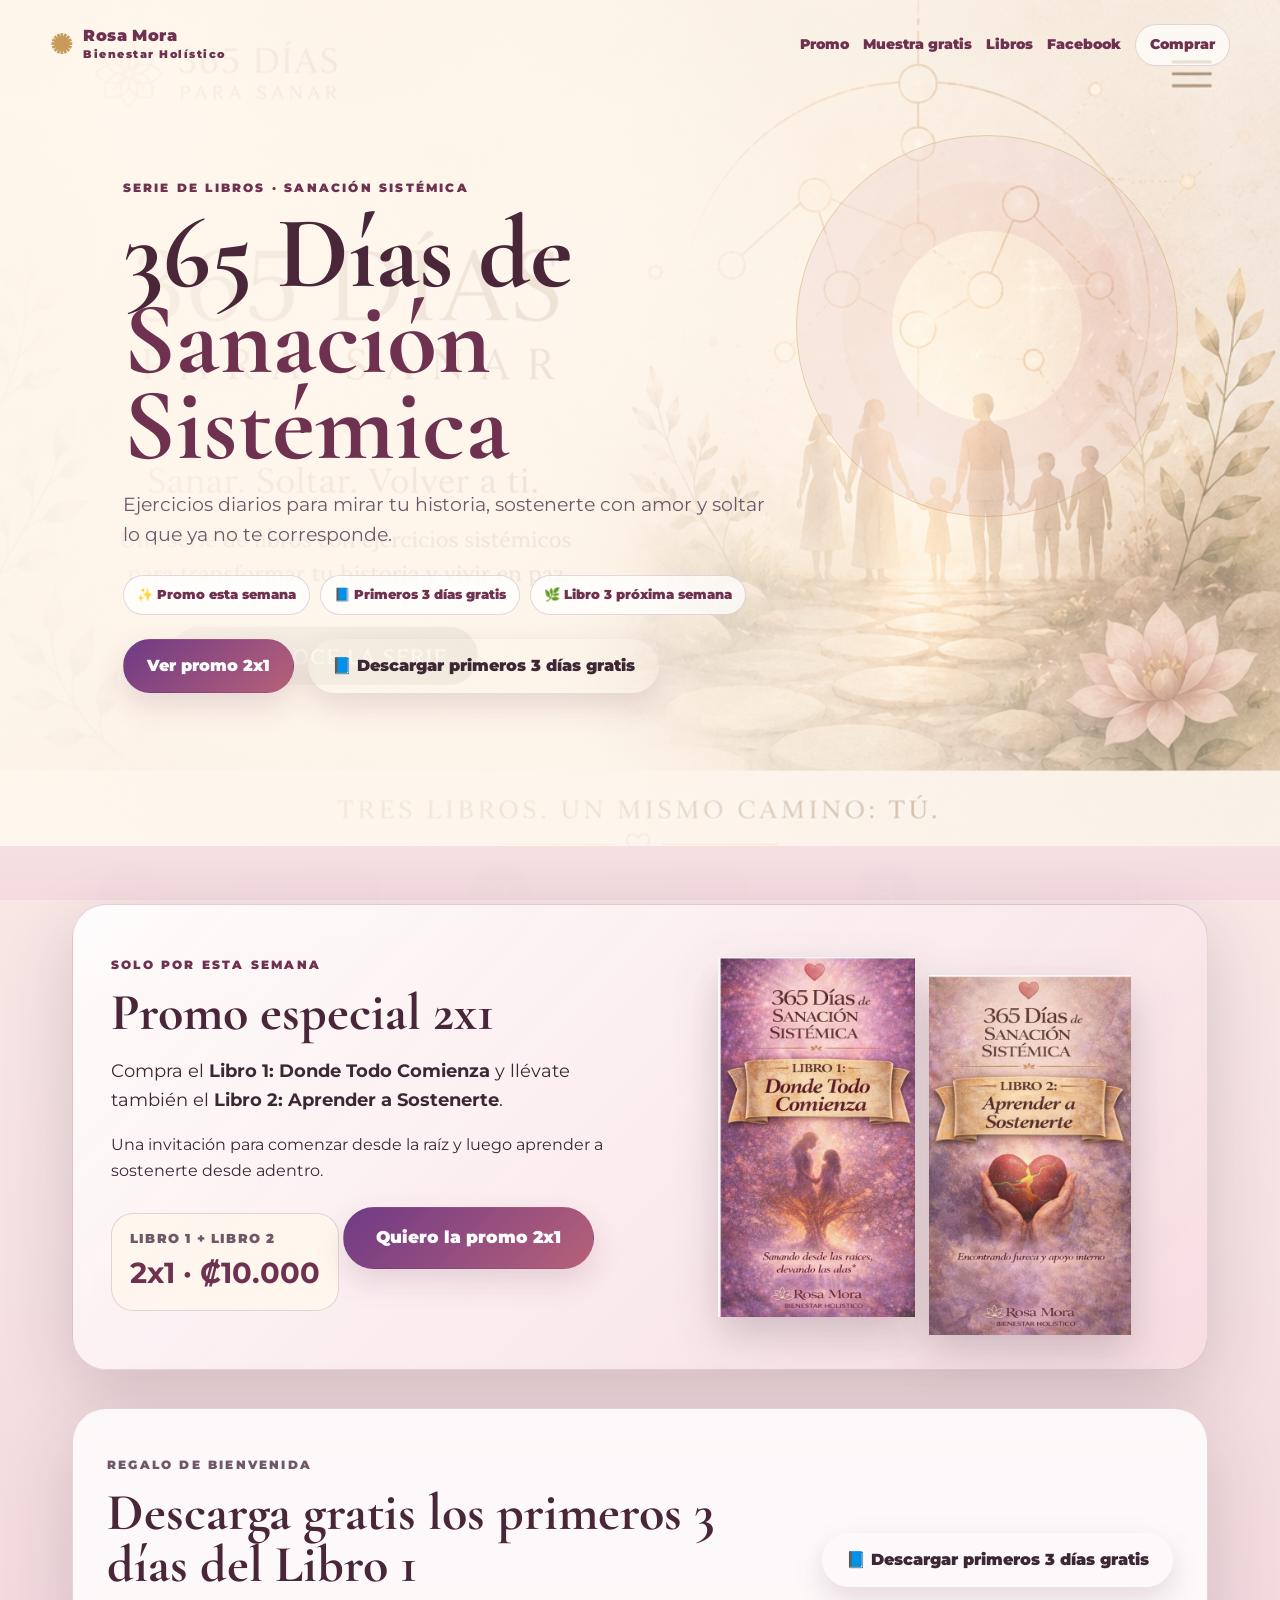
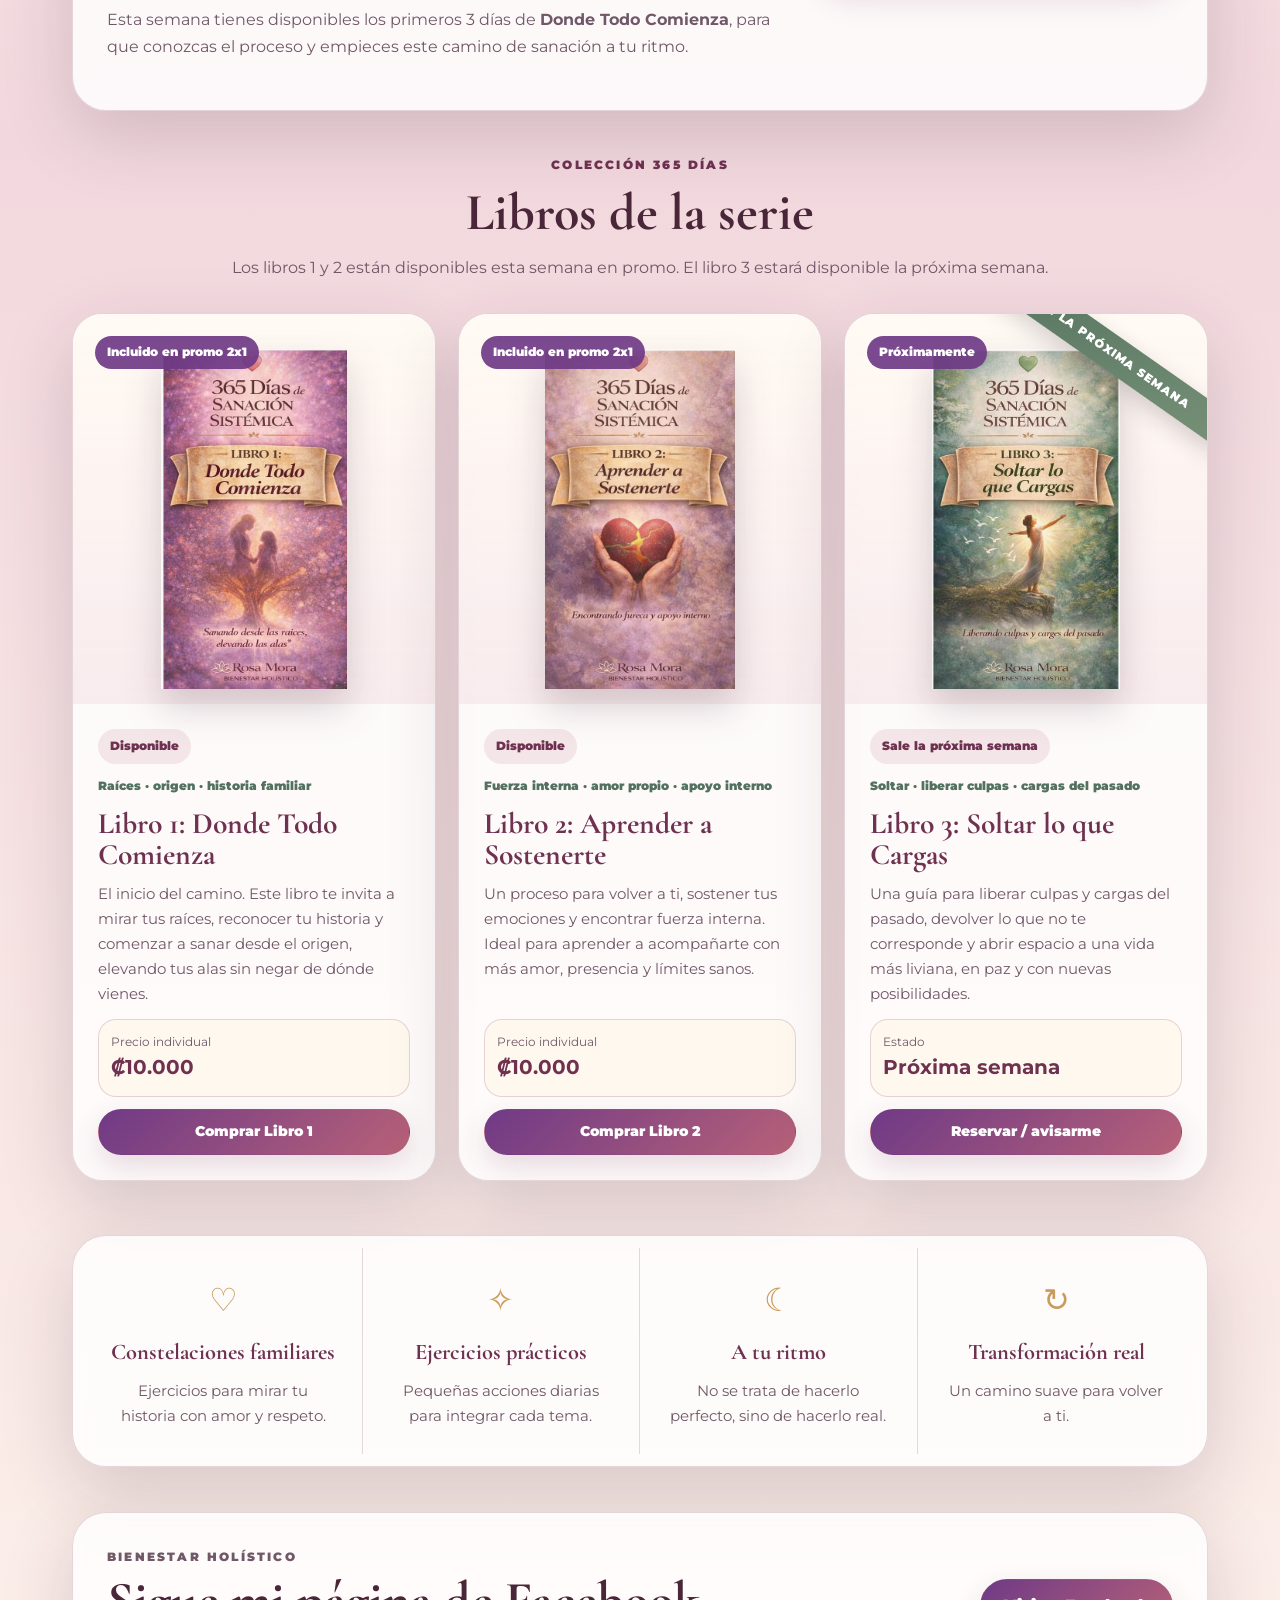
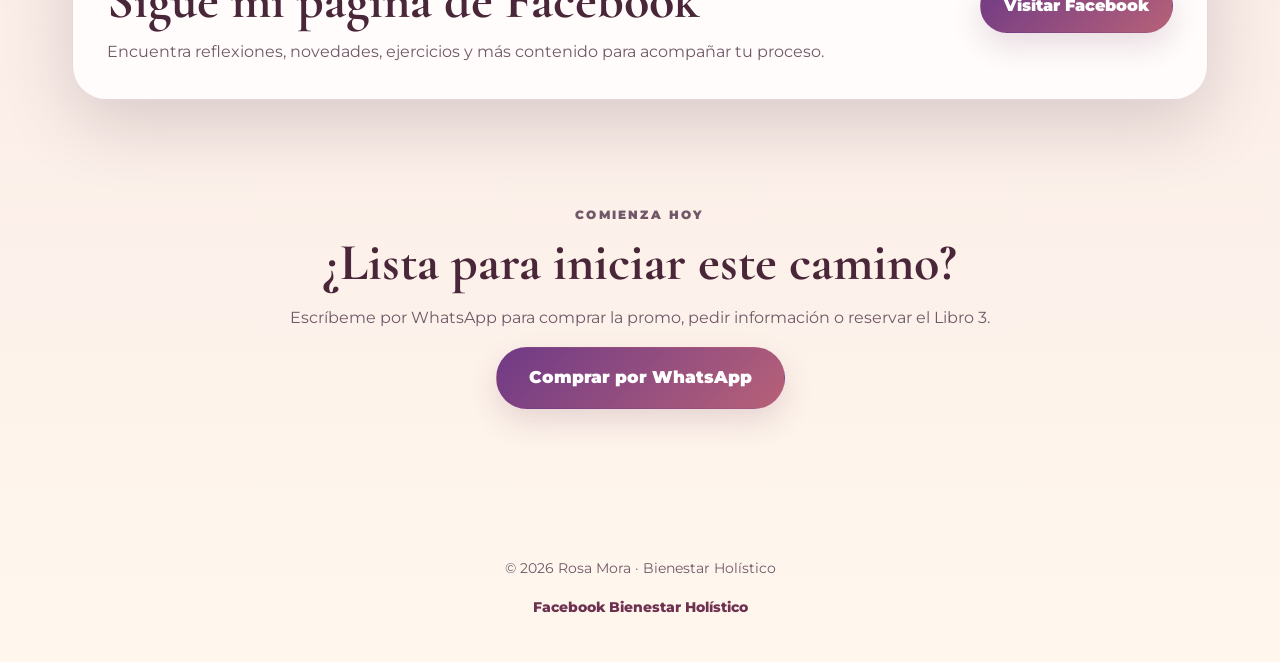
<file: index.html>
<!DOCTYPE html>
<html lang="es">
<head>
  <meta charset="UTF-8" />
  <meta name="viewport" content="width=device-width, initial-scale=1.0" />
  <title>365 Días de Sanación Sistémica | Rosa Mora</title>
  <link rel="preconnect" href="https://fonts.googleapis.com">
  <link rel="preconnect" href="https://fonts.gstatic.com" crossorigin>
  <link href="https://fonts.googleapis.com/css2?family=Cormorant+Garamond:wght@600;700&family=Montserrat:wght@400;500;600;700;800&display=swap" rel="stylesheet">
  <link rel="stylesheet" href="styles.css" />
    <script src="https://cdn.botpress.cloud/webchat/v3.6/inject.js"></script>
<script src="https://files.bpcontent.cloud/2026/06/15/17/20260615174424-YLE50RAT.js" defer></script>
    
</head>
<!-- Google tag (gtag.js) -->
<script async src="https://www.googletagmanager.com/gtag/js?id=G-BL08E1PTSF"></script>
<script>
  window.dataLayer = window.dataLayer || [];
  function gtag(){dataLayer.push(arguments);}
  gtag('js', new Date());

  gtag('config', 'G-BL08E1PTSF');
</script>
<body>
  <header class="hero" id="inicio">
    <nav class="topbar">
      <div class="brand"><span class="brand-icon">✺</span><span>Rosa Mora<br><small>Bienestar Holístico</small></span></div>
      <div class="nav-links">
        <a href="#promo">Promo</a>
        <a href="#muestra">Muestra gratis</a>
        <a href="#libros">Libros</a>
        <a href="#facebook">Facebook</a>
        <a href="#comprar" class="nav-cta">Comprar</a>
      </div>
    </nav>

    <section class="hero-content">
      <p class="eyebrow">Serie de libros · Sanación sistémica</p>
      <h1>365 Días de<br><span>Sanación Sistémica</span></h1>
      <p class="subtitle">Ejercicios diarios para mirar tu historia, sostenerte con amor y soltar lo que ya no te corresponde.</p>
      <div class="hero-badges">
        <span>✨ Promo esta semana</span>
        <span>📘 Primeros 3 días gratis</span>
        <span>🌿 Libro 3 próxima semana</span>
      </div>
      <div class="hero-actions">
        <a href="#promo" class="btn primary">Ver promo 2x1</a>
        <a href="./muestralibro1.pdf" download="Libro1-Primeros-3-Dias.pdf" class="btn">
  📘 Descargar primeros 3 días gratis
</a>
      </div>
    </section>
  </header>

  <main>
    <section id="promo" class="promo-section section-card">
      <div class="promo-copy">
        <p class="eyebrow">Solo por esta semana</p>
        <h2>Promo especial 2x1</h2>
        <p class="promo-main">Compra el <strong>Libro 1: Donde Todo Comienza</strong> y llévate también el <strong>Libro 2: Aprender a Sostenerte</strong>.</p>
        <p>Una invitación para comenzar desde la raíz y luego aprender a sostenerte desde adentro.</p>
        <div class="promo-price"><span>Libro 1 + Libro 2</span><strong>2x1 · ₡10.000</strong></div>
        <a id="promoWhatsapp" class="btn primary large" target="_blank" rel="noopener">Quiero la promo 2x1</a>
      </div>
      <div class="promo-books">
        <img src="assets/libro1.png" alt="Portada Libro 1: Donde Todo Comienza">
        <img src="assets/libro2.png" alt="Portada Libro 2: Aprender a Sostenerte">
      </div>
    </section>

    <section id="muestra" class="sample-section section-card">
      <div>
        <p class="eyebrow">Regalo de bienvenida</p>
        <h2>Descarga gratis los primeros 3 días del Libro 1</h2>
        <p>Esta semana tienes disponibles los primeros 3 días de <strong>Donde Todo Comienza</strong>, para que conozcas el proceso y empieces este camino de sanación a tu ritmo.</p>
      </div>
      <a href="./muestralibro1.pdf" download="Libro1-Primeros-3-Dias.pdf" class="btn">
  📘 Descargar primeros 3 días gratis
</a>
    </section>

    <section class="section-heading" id="libros">
      <p class="eyebrow">Colección 365 días</p>
      <h2>Libros de la serie</h2>
      <p>Los libros 1 y 2 están disponibles esta semana en promo. El libro 3 estará disponible la próxima semana.</p>
    </section>

    <section class="books-grid" id="booksGrid" aria-label="Catálogo de libros"></section>

    <section id="beneficios" class="benefits section-card">
      <article><span>♡</span><h3>Constelaciones familiares</h3><p>Ejercicios para mirar tu historia con amor y respeto.</p></article>
      <article><span>✧</span><h3>Ejercicios prácticos</h3><p>Pequeñas acciones diarias para integrar cada tema.</p></article>
      <article><span>☾</span><h3>A tu ritmo</h3><p>No se trata de hacerlo perfecto, sino de hacerlo real.</p></article>
      <article><span>↻</span><h3>Transformación real</h3><p>Un camino suave para volver a ti.</p></article>
    </section>

    <section id="facebook" class="facebook-section section-card">
      <div>
        <p class="eyebrow">Bienestar Holístico</p>
        <h2>Sigue mi página de Facebook</h2>
        <p>Encuentra reflexiones, novedades, ejercicios y más contenido para acompañar tu proceso.</p>
      </div>
      <a class="btn facebook facebookLink" href="https://www.facebook.com/encuentrabienestarsantaana/" target="_blank" rel="noopener">Visitar Facebook</a>
    </section>

    <section id="comprar" class="contact">
      <p class="eyebrow">Comienza hoy</p>
      <h2>¿Lista para iniciar este camino?</h2>
      <p>Escríbeme por WhatsApp para comprar la promo, pedir información o reservar el Libro 3.</p>
      <a id="mainWhatsapp" class="btn primary large" target="_blank" rel="noopener">Comprar por WhatsApp</a>
    </section>
  </main>

  <footer>
    <p>© 2026 Rosa Mora · Bienestar Holístico</p>
    <p><a class="facebookLink footer-link" href="https://www.facebook.com/encuentrabienestarsantaana/" target="_blank" rel="noopener">Facebook Bienestar Holístico</a></p>
  </footer>

  <script src="app.js"></script>
</body>
</html>
</file>
<file: styles.css>
:root{
  --cream:#fff7ed; --paper:#fffaf3; --blush:#f0d0d5; --rose:#b76178; --rose-dark:#6f3150;
  --purple:#6f3a86; --sage:#789178; --sage-dark:#52715e; --gold:#c99b5b; --ink:#3d2735; --muted:#705868;
  --card:rgba(255,255,255,.82); --line:rgba(111,49,80,.18); --shadow:0 24px 70px rgba(61,39,53,.18);
}
*{box-sizing:border-box} html{scroll-behavior:smooth} body{margin:0;font-family:Montserrat,Arial,sans-serif;color:var(--ink);line-height:1.65;background:linear-gradient(180deg,#fff7ed,#f2d8de 45%,#fff7ed)}
body:before{content:"";position:fixed;inset:0;z-index:-2;background:url('assets/fondo-365-dias.png') top center/cover no-repeat;opacity:.18}
body:after{content:"";position:fixed;inset:0;z-index:-1;background:radial-gradient(circle at 15% 8%,rgba(255,255,255,.78),transparent 30%),linear-gradient(180deg,rgba(255,247,237,.70),rgba(255,247,237,.94) 55%,rgba(243,218,224,.9));pointer-events:none}
a{color:inherit} h1,h2,h3{font-family:'Cormorant Garamond',serif}
.hero{min-height:94vh;position:relative;padding:24px;overflow:hidden;background:linear-gradient(90deg,rgba(255,247,237,.96) 0%,rgba(255,247,237,.85) 48%,rgba(255,247,237,.30) 100%),url('assets/fondo-365-dias.png') center top/cover no-repeat}
.hero:after{content:"";position:absolute;right:8%;top:16%;width:380px;height:380px;border:1px solid rgba(201,155,91,.45);border-radius:50%;box-shadow:inset 0 0 0 45px rgba(255,255,255,.12),inset 0 0 0 95px rgba(183,97,120,.10)}
.topbar{max-width:1180px;margin:auto;display:flex;align-items:center;justify-content:space-between;gap:20px;position:relative;z-index:2}.brand{display:flex;align-items:center;gap:10px;color:var(--rose-dark);font-weight:900;letter-spacing:.4px;line-height:1.05}.brand small{font-size:.68rem;letter-spacing:1.5px}.brand-icon{color:var(--gold);font-size:1.7rem}.nav-links{display:flex;gap:14px;flex-wrap:wrap;align-items:center}.nav-links a{text-decoration:none;font-weight:900;color:var(--rose-dark);font-size:.9rem}.nav-cta{border:1px solid var(--line);background:rgba(255,255,255,.66);border-radius:999px;padding:8px 14px}
.hero-content{max-width:760px;margin:112px auto 40px 8%;position:relative;z-index:2}.eyebrow{text-transform:uppercase;letter-spacing:2.2px;color:var(--rose-dark);font-size:.75rem;font-weight:900}h1{font-size:clamp(3.4rem,8vw,6.7rem);line-height:.84;margin:8px 0 22px;color:#4a2639}h1 span{color:var(--rose-dark)}.subtitle{font-size:1.16rem;max-width:650px;color:var(--muted)}.hero-badges{display:flex;gap:10px;flex-wrap:wrap;margin:24px 0}.hero-badges span{background:rgba(255,255,255,.76);border:1px solid var(--line);border-radius:999px;padding:8px 13px;font-size:.82rem;font-weight:900;color:var(--rose-dark)}.hero-actions{display:flex;gap:14px;flex-wrap:wrap;margin-top:18px}
.btn{display:inline-flex;align-items:center;justify-content:center;text-decoration:none;border-radius:999px;padding:13px 23px;font-weight:900;border:1px solid transparent;box-shadow:0 12px 30px rgba(111,49,80,.16);transition:.2s}.btn:hover{transform:translateY(-2px);box-shadow:var(--shadow)}.primary{background:linear-gradient(135deg,var(--purple),var(--rose));color:white}.soft{background:rgba(255,255,255,.72);color:var(--rose-dark);border-color:rgba(111,49,80,.25)}.download{background:linear-gradient(135deg,var(--sage-dark),var(--sage));color:white}.large{padding:16px 32px;font-size:1.05rem}.small{padding:10px 16px;font-size:.88rem}
main{max-width:1180px;margin:auto;padding:58px 22px}.section-card{background:var(--card);border:1px solid var(--line);border-radius:34px;box-shadow:var(--shadow);backdrop-filter:blur(8px)}.promo-section{display:grid;grid-template-columns:1.05fr .95fr;gap:28px;align-items:center;padding:38px;margin-bottom:38px;background:linear-gradient(135deg,rgba(255,255,255,.86),rgba(247,220,226,.80))}.promo-section h2,.sample-section h2,.facebook-section h2,.contact h2,.section-heading h2{font-size:clamp(2.1rem,5vw,3.25rem);line-height:1;margin:8px 0 12px;color:#4a2639}.promo-main{font-size:1.1rem}.promo-price{display:inline-grid;gap:0;background:rgba(255,247,237,.86);border:1px solid var(--line);border-radius:22px;padding:14px 18px;margin:12px 0 20px}.promo-price span{font-size:.8rem;font-weight:900;color:var(--muted);text-transform:uppercase;letter-spacing:1.2px}.promo-price strong{font-size:1.8rem;color:var(--rose-dark)}.promo-books{display:flex;justify-content:center;align-items:flex-end;gap:14px}.promo-books img{height:360px;max-width:48%;object-fit:contain;filter:drop-shadow(0 18px 22px rgba(61,39,53,.22))}.promo-books img:nth-child(2){transform:translateY(18px)}
.sample-section{display:grid;grid-template-columns:1.3fr auto;gap:22px;align-items:center;padding:34px;margin-bottom:44px}.sample-section p{color:var(--muted)}.section-heading{text-align:center;max-width:820px;margin:0 auto 32px}.section-heading p:not(.eyebrow){color:var(--muted)}
.books-grid{display:grid;grid-template-columns:repeat(3,1fr);gap:22px;margin-bottom:54px}.book-card{background:rgba(255,255,255,.82);border:1px solid var(--line);border-radius:30px;overflow:hidden;box-shadow:var(--shadow);display:flex;flex-direction:column;position:relative}.book-card.coming-soon:after{content:"SALE LA PRÓXIMA SEMANA";position:absolute;top:18px;right:-48px;background:linear-gradient(135deg,var(--sage-dark),var(--sage));color:#fff;padding:8px 48px;font-size:.72rem;font-weight:900;letter-spacing:.8px;transform:rotate(35deg);box-shadow:0 8px 22px rgba(61,39,53,.20)}.book-image-wrap{min-height:390px;padding:30px 26px 10px;display:flex;align-items:center;justify-content:center;background:linear-gradient(180deg,rgba(255,250,243,.92),rgba(240,208,213,.34));position:relative}.book-image-wrap img{max-width:100%;height:340px;object-fit:contain;filter:drop-shadow(0 18px 18px rgba(61,39,53,.20))}.book-badge{position:absolute;left:22px;top:22px;background:rgba(111,58,134,.92);color:#fff;border-radius:999px;padding:7px 12px;font-size:.72rem;font-weight:900;z-index:1}.book-content{padding:25px;display:flex;flex-direction:column;gap:12px;flex:1}.book-status{align-self:flex-start;background:rgba(183,97,120,.14);color:var(--rose-dark);border-radius:999px;padding:7px 12px;font-size:.78rem;font-weight:900}.book-theme{font-size:.78rem;font-weight:900;color:var(--sage-dark)}.book-content h3{font-size:1.85rem;line-height:1.05;margin:0;color:var(--rose-dark)}.book-content p{margin:0;color:var(--muted);font-size:.94rem}.prices{display:grid;grid-template-columns:1fr;gap:10px;margin-top:auto}.prices div{background:rgba(255,247,237,.88);border:1px solid var(--line);border-radius:18px;padding:12px}.prices small{display:block;color:var(--muted);font-size:.75rem}.prices strong{color:var(--rose-dark);font-size:1.25rem}
.benefits{display:grid;grid-template-columns:repeat(4,1fr);gap:0;margin:0 0 45px;padding:12px}.benefits article{padding:26px;text-align:center;border-right:1px solid var(--line)}.benefits article:last-child{border-right:0}.benefits span{font-size:2rem;color:var(--gold)}.benefits h3{font-size:1.4rem;color:var(--rose-dark);margin:8px 0}.benefits p{margin:0;color:var(--muted);font-size:.92rem}.facebook-section{display:grid;grid-template-columns:1.3fr auto;gap:24px;align-items:center;padding:34px;margin:0 0 45px}.facebook-section p{color:var(--muted);margin:0}.btn.facebook{background:linear-gradient(135deg,#6f3a86,#b76178);color:white;white-space:nowrap}.contact{text-align:center;max-width:820px;margin:0 auto;padding:48px 24px}.contact p{color:var(--muted)}footer{text-align:center;padding:28px;color:var(--muted);font-size:.9rem}.footer-link{color:var(--rose-dark);font-weight:800;text-decoration:none}
@media(max-width:900px){.hero-content{margin-left:auto;text-align:center}.hero-actions,.hero-badges{justify-content:center}.promo-section,.sample-section,.facebook-section{grid-template-columns:1fr;text-align:center}.books-grid{grid-template-columns:1fr}.benefits{grid-template-columns:1fr 1fr}.benefits article:nth-child(2){border-right:0}.benefits article{border-bottom:1px solid var(--line)}.topbar{flex-direction:column}.nav-links{justify-content:center}.promo-books img{height:300px}.btn.facebook{white-space:normal}}
@media(max-width:560px){.hero{padding:18px}.nav-links{gap:10px}.benefits{grid-template-columns:1fr}.benefits article{border-right:0}.book-image-wrap{min-height:320px}.book-image-wrap img{height:285px}.promo-books{gap:6px}.promo-books img{height:235px}.sample-section,.promo-section{padding:26px 18px}}
</file>
